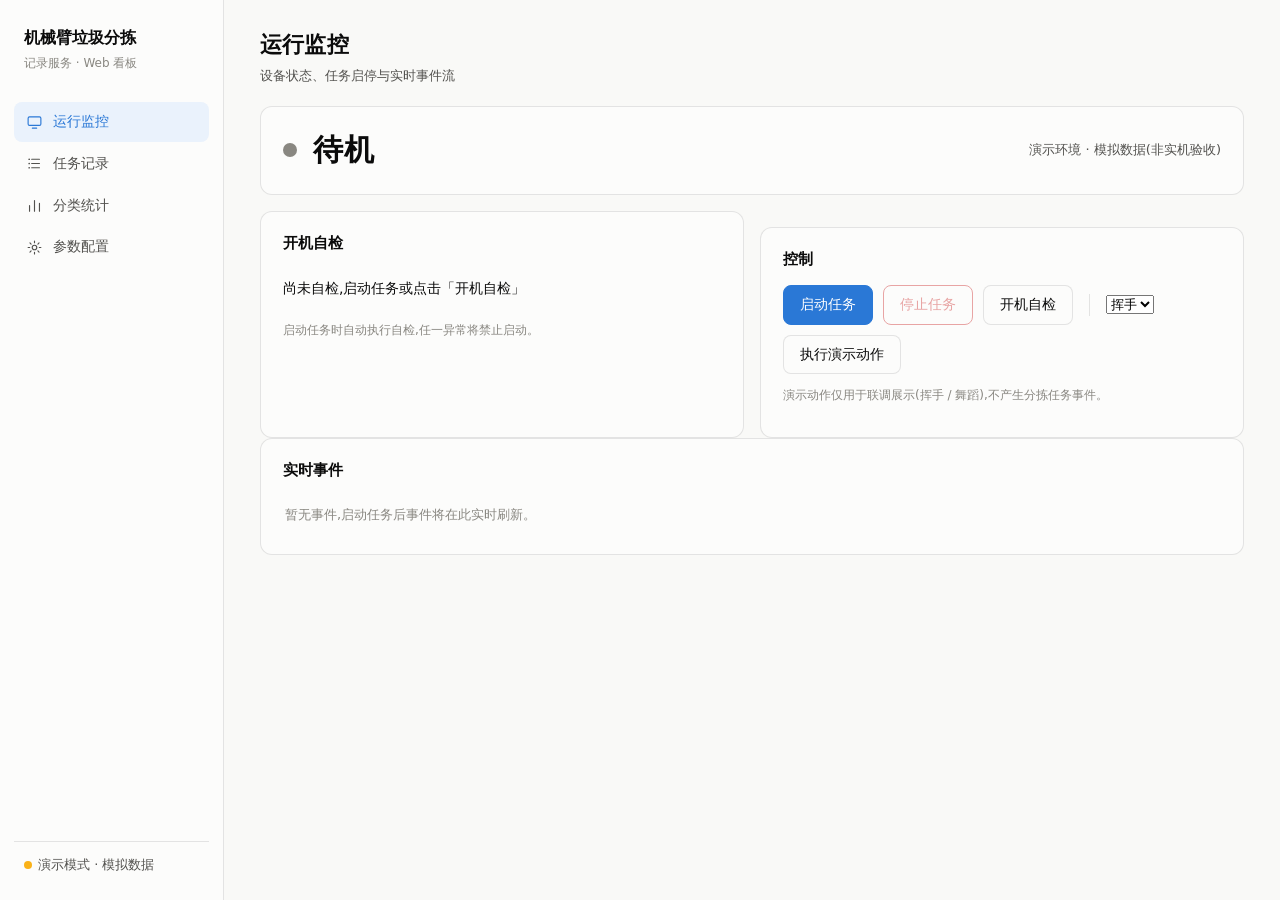
<file: web/index.html>
<!DOCTYPE html>
<html lang="zh-CN">
<head>
  <meta charset="UTF-8">
  <meta name="viewport" content="width=device-width, initial-scale=1.0">
  <title>运行监控 · 机械臂垃圾分拣</title>
  <link rel="stylesheet" href="assets/css/base.css">
  <link rel="stylesheet" href="assets/css/pages.css">
</head>
<body data-page="monitor">
  <div class="app">
    <aside id="sidebar"></aside>
    <main class="main">
      <header class="page-head">
        <h1>运行监控</h1>
        <p>设备状态、任务启停与实时事件流</p>
      </header>

      <section class="card hero" id="hero"></section>

      <div class="grid-2">
        <section class="card">
          <h2>开机自检</h2>
          <ul class="check-list" id="check-list"></ul>
          <p class="panel-hint" id="check-hint"></p>
        </section>

        <section class="card">
          <h2>控制</h2>
          <div class="control-group">
            <button type="button" class="btn btn-primary" id="btn-start">启动任务</button>
            <button type="button" class="btn btn-danger" id="btn-stop">停止任务</button>
            <button type="button" class="btn" id="btn-check">开机自检</button>
            <span class="control-divider"></span>
            <select id="demo-select" aria-label="演示动作"></select>
            <button type="button" class="btn" id="btn-demo">执行演示动作</button>
          </div>
          <p class="panel-hint" id="demo-hint"></p>
        </section>
      </div>

      <section class="card">
        <h2>实时事件</h2>
        <ul class="feed" id="feed"></ul>
      </section>
    </main>
  </div>

  <script type="module" src="assets/js/pages/monitor.js"></script>
</body>
</html>
</file>
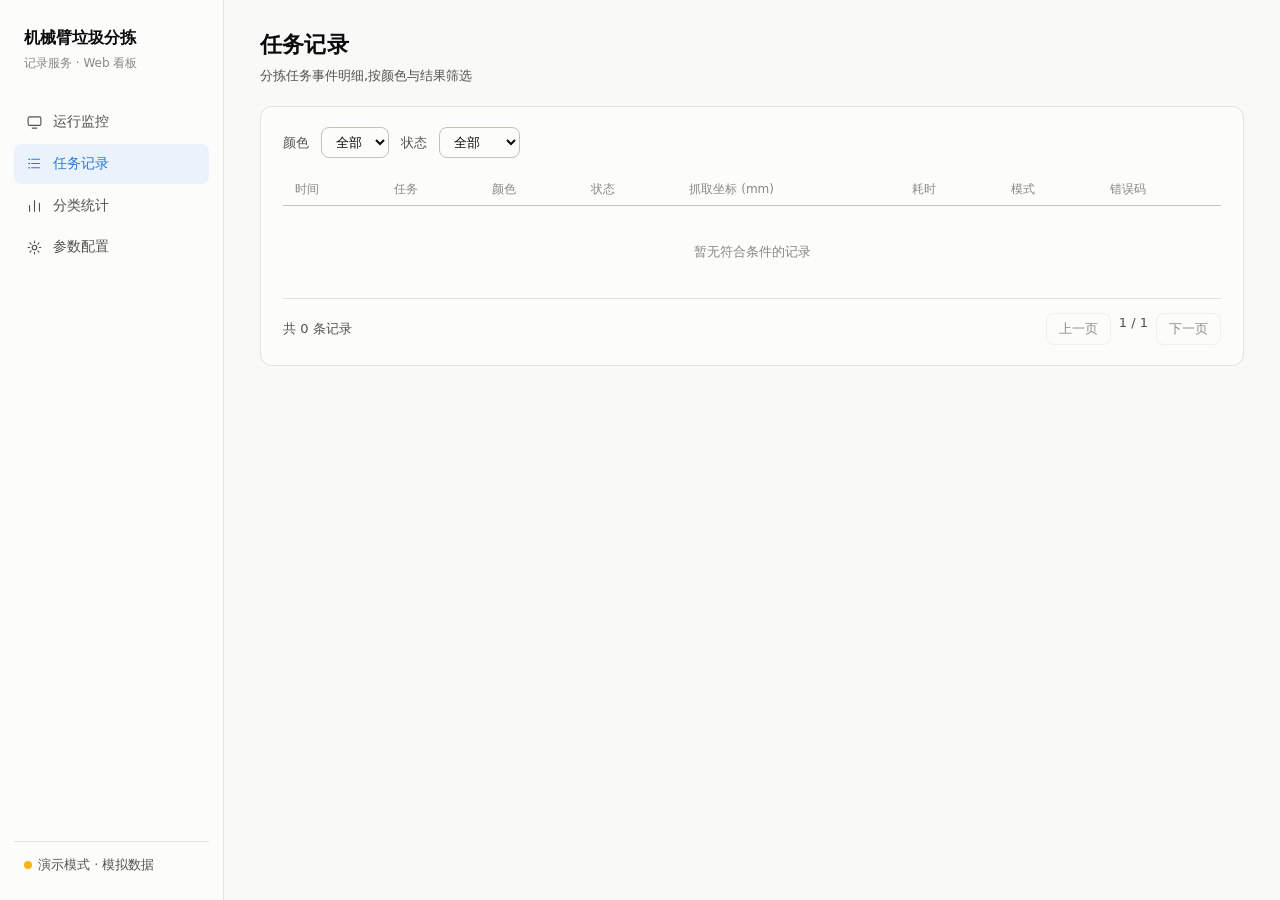
<file: web/pages/records.html>
<!DOCTYPE html>
<html lang="zh-CN">
<head>
  <meta charset="UTF-8">
  <meta name="viewport" content="width=device-width, initial-scale=1.0">
  <title>任务记录 · 机械臂垃圾分拣</title>
  <link rel="stylesheet" href="../assets/css/base.css">
  <link rel="stylesheet" href="../assets/css/pages.css">
</head>
<body data-page="records">
  <div class="app">
    <aside id="sidebar"></aside>
    <main class="main">
      <header class="page-head">
        <h1>任务记录</h1>
        <p>分拣任务事件明细,按颜色与结果筛选</p>
      </header>

      <section class="card">
        <div class="filter-row">
          <label for="filter-color">颜色</label>
          <select id="filter-color"></select>
          <label for="filter-status">状态</label>
          <select id="filter-status"></select>
        </div>

        <div style="overflow-x: auto">
          <table class="table">
            <thead>
              <tr>
                <th>时间</th>
                <th>任务</th>
                <th>颜色</th>
                <th>状态</th>
                <th>抓取坐标 (mm)</th>
                <th>耗时</th>
                <th>模式</th>
                <th>错误码</th>
              </tr>
            </thead>
            <tbody id="records-body"></tbody>
          </table>
        </div>

        <div class="records-foot">
          <span id="record-count"></span>
          <div class="pager">
            <button type="button" class="btn" id="btn-prev">上一页</button>
            <span class="page-info" id="page-info"></span>
            <button type="button" class="btn" id="btn-next">下一页</button>
          </div>
        </div>
      </section>
    </main>
  </div>

  <script type="module" src="../assets/js/pages/records.js"></script>
</body>
</html>
</file>
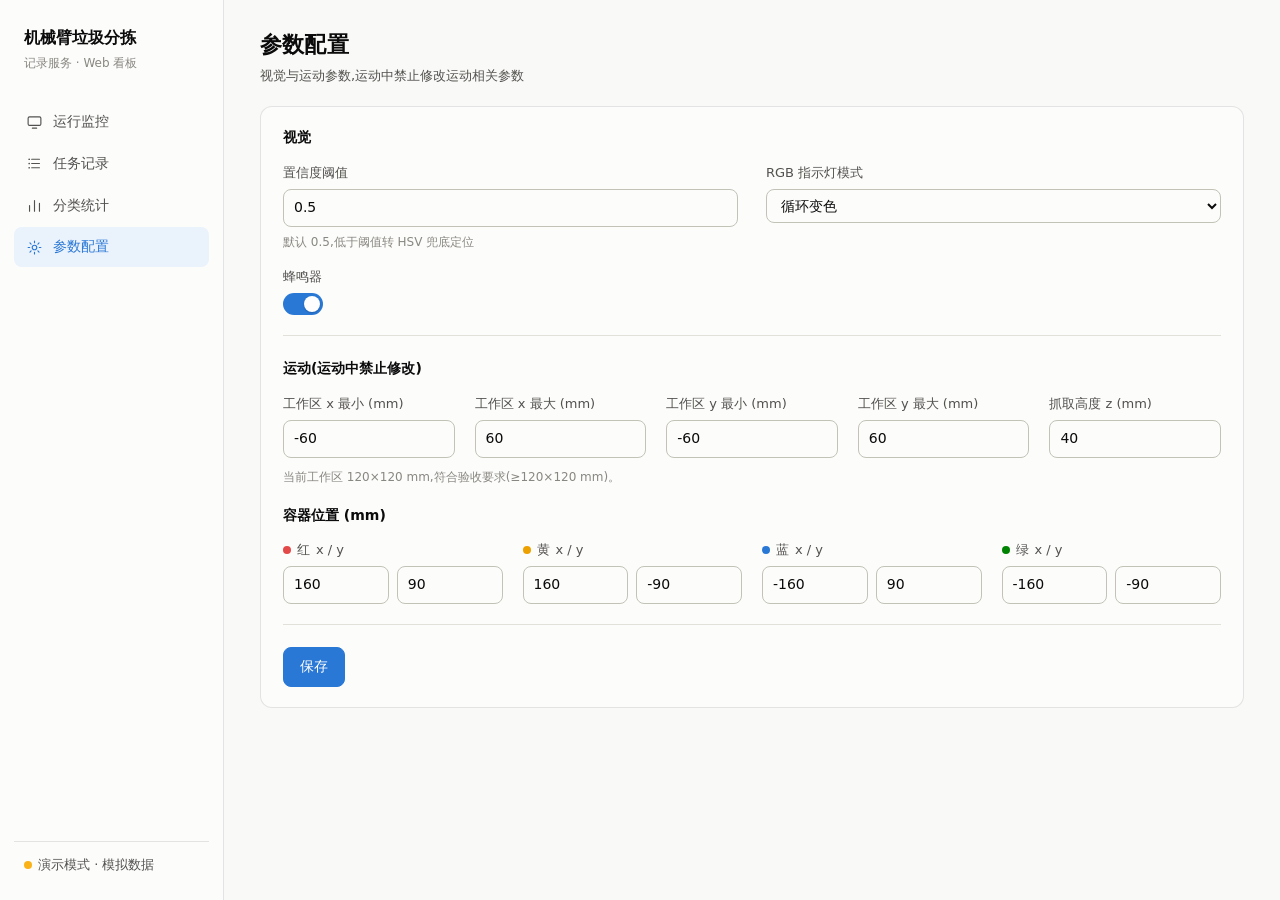
<file: web/pages/settings.html>
<!DOCTYPE html>
<html lang="zh-CN">
<head>
  <meta charset="UTF-8">
  <meta name="viewport" content="width=device-width, initial-scale=1.0">
  <title>参数配置 · 机械臂垃圾分拣</title>
  <link rel="stylesheet" href="../assets/css/base.css">
  <link rel="stylesheet" href="../assets/css/pages.css">
</head>
<body data-page="settings">
  <div class="app">
    <aside id="sidebar"></aside>
    <main class="main">
      <header class="page-head">
        <h1>参数配置</h1>
        <p>视觉与运动参数,运动中禁止修改运动相关参数</p>
      </header>

      <section class="card">
        <div class="form-section">
          <h3>视觉</h3>
          <div class="form-grid">
            <div class="form-item">
              <label for="f-confidence">置信度阈值</label>
              <input type="number" id="f-confidence" min="0.05" max="1" step="0.05">
              <span class="form-hint">默认 0.5,低于阈值转 HSV 兜底定位</span>
            </div>
            <div class="form-item">
              <label for="f-rgb">RGB 指示灯模式</label>
              <select id="f-rgb"></select>
            </div>
            <div class="form-item">
              <label>蜂鸣器</label>
              <label class="switch" style="align-self: flex-start">
                <input type="checkbox" id="f-buzzer">
                <span class="track"></span>
              </label>
            </div>
          </div>
        </div>

        <div class="form-section">
          <h3>运动(运动中禁止修改)</h3>
          <div class="field-group" data-motion>
            <div class="form-item">
              <label for="f-wxmin">工作区 x 最小 (mm)</label>
              <input type="number" id="f-wxmin" step="1">
            </div>
            <div class="form-item">
              <label for="f-wxmax">工作区 x 最大 (mm)</label>
              <input type="number" id="f-wxmax" step="1">
            </div>
            <div class="form-item">
              <label for="f-wymin">工作区 y 最小 (mm)</label>
              <input type="number" id="f-wymin" step="1">
            </div>
            <div class="form-item">
              <label for="f-wymax">工作区 y 最大 (mm)</label>
              <input type="number" id="f-wymax" step="1">
            </div>
            <div class="form-item">
              <label for="f-z">抓取高度 z (mm)</label>
              <input type="number" id="f-z" step="1">
            </div>
          </div>
          <p class="form-hint" id="workspace-hint" style="margin-top: 10px"></p>
          <h3 style="margin-top: 18px">容器位置 (mm)</h3>
          <div class="field-group" data-motion>
            <div class="form-item">
              <label><span class="badge" style="--dot:#e34948">红</span> x / y</label>
              <div style="display: flex; gap: 8px">
                <input type="number" id="f-bin-red-x" step="1" style="width: 100%">
                <input type="number" id="f-bin-red-y" step="1" style="width: 100%">
              </div>
            </div>
            <div class="form-item">
              <label><span class="badge" style="--dot:#eda100">黄</span> x / y</label>
              <div style="display: flex; gap: 8px">
                <input type="number" id="f-bin-yellow-x" step="1" style="width: 100%">
                <input type="number" id="f-bin-yellow-y" step="1" style="width: 100%">
              </div>
            </div>
            <div class="form-item">
              <label><span class="badge" style="--dot:#2a78d6">蓝</span> x / y</label>
              <div style="display: flex; gap: 8px">
                <input type="number" id="f-bin-blue-x" step="1" style="width: 100%">
                <input type="number" id="f-bin-blue-y" step="1" style="width: 100%">
              </div>
            </div>
            <div class="form-item">
              <label><span class="badge" style="--dot:#008300">绿</span> x / y</label>
              <div style="display: flex; gap: 8px">
                <input type="number" id="f-bin-green-x" step="1" style="width: 100%">
                <input type="number" id="f-bin-green-y" step="1" style="width: 100%">
              </div>
            </div>
          </div>
        </div>

        <div class="save-bar">
          <button type="button" class="btn btn-primary" id="btn-save">保存</button>
          <span class="save-note" id="save-note"></span>
        </div>
      </section>
    </main>
  </div>

  <script type="module" src="../assets/js/pages/settings.js"></script>
</body>
</html>
</file>
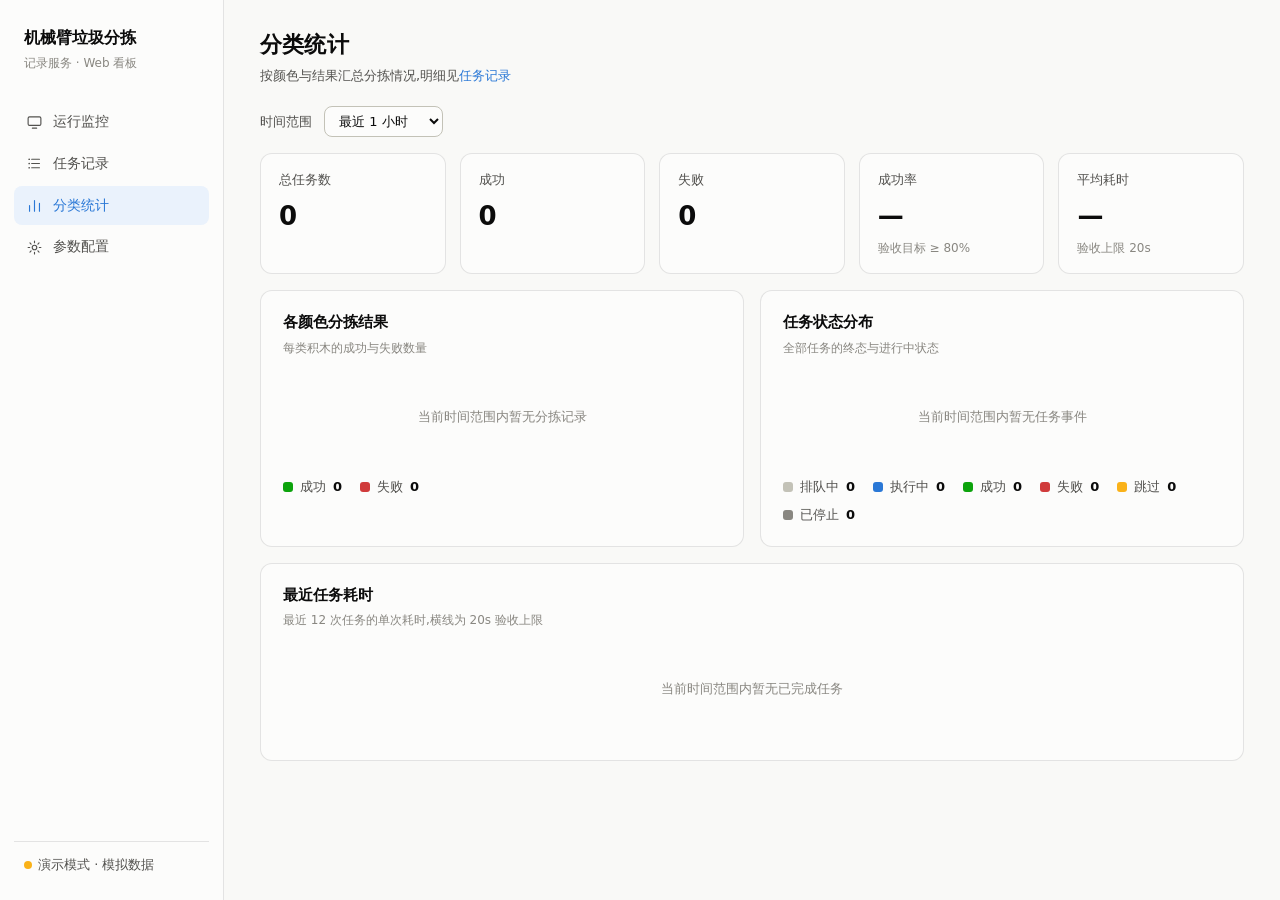
<file: web/pages/stats.html>
<!DOCTYPE html>
<html lang="zh-CN">
<head>
  <meta charset="UTF-8">
  <meta name="viewport" content="width=device-width, initial-scale=1.0">
  <title>分类统计 · 机械臂垃圾分拣</title>
  <link rel="stylesheet" href="../assets/css/base.css">
  <link rel="stylesheet" href="../assets/css/pages.css">
</head>
<body data-page="stats">
  <div class="app">
    <aside id="sidebar"></aside>
    <main class="main">
      <header class="page-head">
        <h1>分类统计</h1>
        <p>按颜色与结果汇总分拣情况,明细见<a href="records.html">任务记录</a></p>
      </header>

      <div class="filter-row">
        <label for="time-range">时间范围</label>
        <select id="time-range">
          <option value="1800000">最近 30 分钟</option>
          <option value="3600000" selected>最近 1 小时</option>
          <option value="0">全部</option>
        </select>
      </div>

      <div class="kpi-row" id="kpi-row"></div>

      <div class="charts">
        <section class="card chart-card">
          <h2>各颜色分拣结果</h2>
          <p class="chart-sub">每类积木的成功与失败数量</p>
          <div class="chart-body" id="chart-colors"></div>
          <div class="chart-legend" id="legend-colors"></div>
        </section>

        <section class="card chart-card">
          <h2>任务状态分布</h2>
          <p class="chart-sub">全部任务的终态与进行中状态</p>
          <div class="chart-body" id="chart-status"></div>
          <div class="chart-legend" id="legend-status"></div>
        </section>

        <section class="card chart-card span-2">
          <h2>最近任务耗时</h2>
          <p class="chart-sub">最近 12 次任务的单次耗时,横线为 20s 验收上限</p>
          <div class="chart-body" id="chart-duration"></div>
        </section>
      </div>
    </main>
  </div>

  <script type="module" src="../assets/js/pages/stats.js"></script>
</body>
</html>
</file>
<file: web/assets/css/base.css>
/* base.css — 设计令牌、布局与通用组件
   色彩遵循数据可视化规范:界面用中性墨色,状态色(成功/警告/失败)固定语义,
   四色积木色仅用于小图标且始终伴随文字标签。 */

:root {
  /* 表面与墨色 */
  --plane: #f9f9f7;                 /* 页面底色 */
  --surface: #fcfcfb;               /* 卡片/图表表面 */
  --ink: #0b0b0b;                   /* 主文本 */
  --ink-2: #52514e;                 /* 次级文本 */
  --ink-3: #898781;                 /* 弱文本/轴标签 */
  --grid: #e1e0d9;                  /* 网格线 */
  --baseline: #c3c2b7;              /* 轴线 */
  --hairline: rgba(11, 11, 11, 0.1);

  /* 语义色 */
  --primary: #2a78d6;
  --primary-press: #256abf;
  --primary-wash: #eaf2fc;
  --danger: #d03b3b;
  --danger-press: #b83434;
  --danger-wash: #fbecec;
  --good: #0ca30c;
  --warning: #fab219;
  --critical: #d03b3b;
  --success-text: #006300;

  --radius: 12px;
  --font: system-ui, -apple-system, "Segoe UI", "Microsoft YaHei", sans-serif;
}

* { box-sizing: border-box; }

html, body {
  margin: 0;
  padding: 0;
}

body {
  background: var(--plane);
  color: var(--ink);
  font-family: var(--font);
  font-size: 14px;
  line-height: 1.55;
  -webkit-font-smoothing: antialiased;
}

a { color: var(--primary); text-decoration: none; }

:focus-visible {
  outline: 2px solid var(--primary);
  outline-offset: 2px;
  border-radius: 4px;
}

/* ------------------------------ 布局 ------------------------------ */

.app {
  display: flex;
  min-height: 100vh;
}

.main {
  flex: 1;
  min-width: 0;
  padding: 28px 36px 48px;
  max-width: 1180px;
}

.page-head { margin-bottom: 20px; }

.page-head h1 {
  margin: 0;
  font-size: 22px;
  font-weight: 600;
  letter-spacing: 0.2px;
}

.page-head p {
  margin: 4px 0 0;
  color: var(--ink-2);
  font-size: 13px;
}

/* ------------------------------ 侧边导航 ------------------------------ */

.sidebar {
  width: 224px;
  flex-shrink: 0;
  background: var(--surface);
  border-right: 1px solid var(--hairline);
  padding: 24px 14px;
  display: flex;
  flex-direction: column;
  gap: 20px;
  position: sticky;
  top: 0;
  height: 100vh;
}

.side-title { padding: 2px 10px 10px; }

.side-title-main {
  font-size: 16px;
  font-weight: 600;
}

.side-title-sub {
  margin-top: 3px;
  font-size: 12px;
  color: var(--ink-3);
}

.side-nav { display: flex; flex-direction: column; gap: 2px; }

.nav-item {
  display: flex;
  align-items: center;
  gap: 10px;
  padding: 9px 12px;
  border-radius: 8px;
  color: var(--ink-2);
  font-size: 14px;
}

.nav-item svg {
  width: 17px;
  height: 17px;
  fill: none;
  stroke: currentColor;
  stroke-width: 1.6;
  stroke-linecap: round;
  stroke-linejoin: round;
  flex-shrink: 0;
}

.nav-item:hover { background: rgba(11, 11, 11, 0.04); color: var(--ink); }

.nav-item.active {
  background: var(--primary-wash);
  color: var(--primary);
  font-weight: 500;
}

.side-foot {
  margin-top: auto;
  padding: 12px 10px 0;
  border-top: 1px solid var(--hairline);
}

/* ------------------------------ 卡片 ------------------------------ */

.card {
  background: var(--surface);
  border: 1px solid var(--hairline);
  border-radius: var(--radius);
  padding: 20px 22px;
}

.card + .card { margin-top: 16px; }

.card h2 {
  margin: 0 0 14px;
  font-size: 15px;
  font-weight: 600;
}

.grid-2 {
  display: grid;
  grid-template-columns: 1fr 1fr;
  gap: 16px;
  margin-top: 16px;
}

/* ------------------------------ 徽章 ------------------------------ */

.badge {
  display: inline-flex;
  align-items: center;
  gap: 6px;
  font-size: 13px;
  color: var(--ink-2);
  white-space: nowrap;
}

.badge::before {
  content: "";
  width: 8px;
  height: 8px;
  border-radius: 50%;
  background: var(--dot, var(--ink-3));
  flex-shrink: 0;
}

/* ------------------------------ 按钮 ------------------------------ */

.btn {
  appearance: none;
  border: 1px solid var(--hairline);
  background: var(--surface);
  color: var(--ink);
  font: inherit;
  font-size: 14px;
  padding: 8px 16px;
  border-radius: 8px;
  cursor: pointer;
  transition: background 0.12s ease, border-color 0.12s ease, color 0.12s ease;
  white-space: nowrap;
}

.btn:hover:not(:disabled) { background: rgba(11, 11, 11, 0.05); }

.btn:disabled {
  opacity: 0.45;
  cursor: not-allowed;
}

.btn-primary {
  background: var(--primary);
  border-color: var(--primary);
  color: #fff;
}

.btn-primary:hover:not(:disabled) { background: var(--primary-press); border-color: var(--primary-press); }

.btn-danger {
  background: var(--surface);
  border-color: var(--danger);
  color: var(--danger);
}

.btn-danger:hover:not(:disabled) { background: var(--danger-wash); }

/* ------------------------------ 表格 ------------------------------ */

.table {
  width: 100%;
  border-collapse: collapse;
  font-size: 13px;
}

.table th {
  text-align: left;
  font-weight: 500;
  color: var(--ink-3);
  font-size: 12px;
  padding: 6px 12px;
  border-bottom: 1px solid var(--baseline);
  white-space: nowrap;
}

.table td {
  padding: 10px 12px;
  border-bottom: 1px solid var(--grid);
  color: var(--ink);
  white-space: nowrap;
}

.table tbody tr:hover { background: rgba(11, 11, 11, 0.03); }

.table .num { font-variant-numeric: tabular-nums; }

.table-empty td {
  text-align: center;
  color: var(--ink-3);
  padding: 36px 0;
}

/* ------------------------------ 表单 ------------------------------ */

.form-grid {
  display: grid;
  grid-template-columns: 1fr 1fr;
  gap: 16px 28px;
}

.form-item { display: flex; flex-direction: column; gap: 6px; }

.form-item label {
  font-size: 13px;
  color: var(--ink-2);
  display: flex;
  align-items: center;
  gap: 6px;
}

.form-item input[type="number"],
.form-item input[type="text"],
.form-item select {
  font: inherit;
  font-size: 14px;
  padding: 7px 10px;
  border: 1px solid var(--baseline);
  border-radius: 8px;
  background: var(--surface);
  color: var(--ink);
  font-variant-numeric: tabular-nums;
}

.form-item input:focus,
.form-item select:focus {
  outline: none;
  border-color: var(--primary);
  box-shadow: 0 0 0 3px rgba(42, 120, 214, 0.15);
}

.form-item input:disabled,
.form-item select:disabled {
  background: rgba(11, 11, 11, 0.04);
  color: var(--ink-3);
  cursor: not-allowed;
}

.form-hint {
  font-size: 12px;
  color: var(--ink-3);
}

.form-hint.warn { color: var(--danger); }

/* 蜂鸣器开关 */
.switch {
  position: relative;
  width: 40px;
  height: 22px;
  flex-shrink: 0;
}

.switch input {
  position: absolute;
  opacity: 0;
  width: 100%;
  height: 100%;
  margin: 0;
  cursor: pointer;
}

.switch .track {
  display: block;
  width: 100%;
  height: 100%;
  border-radius: 999px;
  background: var(--baseline);
  transition: background 0.15s ease;
}

.switch .track::after {
  content: "";
  position: absolute;
  top: 3px;
  left: 3px;
  width: 16px;
  height: 16px;
  border-radius: 50%;
  background: #fff;
  transition: transform 0.15s ease;
  box-shadow: 0 1px 2px rgba(0, 0, 0, 0.2);
}

.switch input:checked + .track { background: var(--primary); }

.switch input:checked + .track::after { transform: translateX(18px); }

.switch input:focus-visible + .track { outline: 2px solid var(--primary); outline-offset: 2px; }

/* ------------------------------ 轻提示 ------------------------------ */

.toast {
  position: fixed;
  left: 50%;
  bottom: 30px;
  transform: translateX(-50%) translateY(8px);
  background: var(--ink);
  color: #f0efec;
  padding: 10px 18px;
  border-radius: 8px;
  font-size: 13px;
  opacity: 0;
  transition: opacity 0.18s ease, transform 0.18s ease;
  z-index: 100;
  pointer-events: none;
  max-width: 70vw;
}

.toast.toast-in { opacity: 1; transform: translateX(-50%) translateY(0); }

.toast[data-type="error"] { background: var(--danger); }

/* ------------------------------ 筛选行 ------------------------------ */

.filter-row {
  display: flex;
  align-items: center;
  gap: 12px;
  margin-bottom: 16px;
  flex-wrap: wrap;
}

.filter-row label {
  font-size: 13px;
  color: var(--ink-2);
}

.filter-row select {
  font: inherit;
  font-size: 13px;
  padding: 6px 10px;
  border: 1px solid var(--baseline);
  border-radius: 8px;
  background: var(--surface);
  color: var(--ink);
}
</file>
<file: web/assets/css/pages.css>
/* pages.css — 各页面专属样式(运行监控 / 任务记录 / 分类统计 / 参数配置) */

/* ============================== 运行监控 ============================== */

.hero {
  display: flex;
  justify-content: space-between;
  align-items: center;
  gap: 24px;
}

.hero-state {
  display: flex;
  align-items: center;
  gap: 16px;
}

.hero-state .state-dot {
  width: 14px;
  height: 14px;
  border-radius: 50%;
  background: var(--dot, var(--ink-3));
  flex-shrink: 0;
}

.hero-state .state-name {
  font-size: 30px;
  font-weight: 600;
  letter-spacing: 1px;
}

.hero-meta {
  display: flex;
  flex-direction: column;
  gap: 4px;
  font-size: 13px;
  color: var(--ink-2);
  text-align: right;
}

.hero-task {
  display: flex;
  align-items: center;
  gap: 8px;
  font-size: 13px;
  color: var(--ink-2);
}

.check-list { list-style: none; margin: 0; padding: 0; }

.check-list li {
  display: flex;
  align-items: center;
  gap: 10px;
  padding: 9px 0;
  border-bottom: 1px solid var(--grid);
  font-size: 14px;
}

.check-list li:last-child { border-bottom: none; }

.check-icon {
  width: 18px;
  height: 18px;
  border-radius: 50%;
  display: inline-flex;
  align-items: center;
  justify-content: center;
  font-size: 11px;
  flex-shrink: 0;
}

.check-icon.ok { background: var(--good); color: #fff; }

.check-list .check-time { margin-left: auto; font-size: 12px; color: var(--ink-3); }

.panel-hint {
  margin-top: 12px;
  font-size: 12px;
  color: var(--ink-3);
}

.control-group { display: flex; align-items: center; gap: 10px; flex-wrap: wrap; }

.control-divider {
  width: 1px;
  height: 22px;
  background: var(--hairline);
  margin: 0 6px;
}

.demo-active {
  font-size: 13px;
  color: var(--primary);
  display: inline-flex;
  align-items: center;
  gap: 6px;
}

.feed { list-style: none; margin: 0; padding: 0; }

.feed li {
  display: flex;
  align-items: center;
  gap: 10px;
  padding: 9px 2px;
  border-bottom: 1px solid var(--grid);
  font-size: 13px;
}

.feed li:last-child { border-bottom: none; }

.feed .feed-time {
  font-variant-numeric: tabular-nums;
  color: var(--ink-3);
  width: 72px;
  flex-shrink: 0;
}

.feed .feed-color { width: 34px; flex-shrink: 0; }

.feed .feed-task {
  color: var(--ink-2);
  flex-shrink: 0;
  font-variant-numeric: tabular-nums;
}

.feed .feed-coord {
  color: var(--ink-3);
  margin-left: auto;
  font-variant-numeric: tabular-nums;
  overflow: hidden;
  text-overflow: ellipsis;
  white-space: nowrap;
}

.feed .feed-err { color: var(--danger); flex-shrink: 0; }

/* ============================== 任务记录 ============================== */

.records-foot {
  display: flex;
  align-items: center;
  justify-content: space-between;
  margin-top: 14px;
  font-size: 13px;
  color: var(--ink-2);
}

.records-foot .page-info { font-variant-numeric: tabular-nums; }

.pager { display: flex; gap: 8px; }

.pager .btn { padding: 5px 12px; font-size: 13px; }

/* ============================== 分类统计 ============================== */

.kpi-row {
  display: grid;
  grid-template-columns: repeat(5, 1fr);
  gap: 14px;
  margin-bottom: 16px;
}

.kpi {
  background: var(--surface);
  border: 1px solid var(--hairline);
  border-radius: var(--radius);
  padding: 16px 18px;
}

.kpi .kpi-label { font-size: 13px; color: var(--ink-2); }

.kpi .kpi-value {
  margin-top: 6px;
  font-size: 26px;
  font-weight: 600;
  font-variant-numeric: tabular-nums;
}

.kpi .kpi-value.good { color: var(--success-text); }

.kpi .kpi-value.bad { color: var(--danger); }

.kpi .kpi-sub { margin-top: 2px; font-size: 12px; color: var(--ink-3); }

.charts { display: grid; grid-template-columns: 1fr 1fr; gap: 16px; }

.charts .card { margin: 0; }

.charts .span-2 { grid-column: 1 / -1; }

.chart-card h2 { margin-bottom: 4px; }

.chart-sub {
  margin: 0 0 10px;
  font-size: 12px;
  color: var(--ink-3);
}

.chart-body { position: relative; }

.chart-body svg { width: 100%; height: auto; display: block; }

.chart-empty {
  text-align: center;
  color: var(--ink-3);
  font-size: 13px;
  padding: 40px 0;
}

/* 图例 */
.chart-legend {
  display: flex;
  flex-wrap: wrap;
  gap: 8px 18px;
  margin-top: 10px;
  font-size: 13px;
  color: var(--ink-2);
}

.legend-item {
  display: inline-flex;
  align-items: center;
  gap: 7px;
}

.legend-item .legend-count {
  color: var(--ink);
  font-weight: 600;
  font-variant-numeric: tabular-nums;
}

.legend-key { width: 10px; height: 10px; border-radius: 3px; flex-shrink: 0; }

/* 图表悬浮提示 */
.chart-tip {
  position: fixed;
  z-index: 60;
  background: var(--surface);
  border: 1px solid var(--hairline);
  border-radius: 8px;
  box-shadow: 0 4px 16px rgba(11, 11, 11, 0.12);
  padding: 8px 12px;
  font-size: 12.5px;
  pointer-events: none;
  max-width: 260px;
}

.chart-tip .tip-value {
  font-size: 14px;
  font-weight: 600;
  font-variant-numeric: tabular-nums;
}

.chart-tip .tip-row {
  display: flex;
  align-items: center;
  gap: 7px;
  margin-top: 4px;
  color: var(--ink-2);
}

.chart-tip .tip-key {
  width: 12px;
  height: 3px;
  border-radius: 2px;
  flex-shrink: 0;
}

.chart-tip .tip-name { margin-right: 4px; }

/* ============================== 参数配置 ============================== */

.form-section {
  margin-bottom: 22px;
  padding-bottom: 20px;
  border-bottom: 1px solid var(--grid);
}

.form-section:last-of-type { border-bottom: none; margin-bottom: 0; padding-bottom: 0; }

.form-section h3 {
  margin: 0 0 14px;
  font-size: 14px;
  font-weight: 600;
}

.field-group {
  display: flex;
  gap: 20px;
  flex-wrap: wrap;
}

.field-group .form-item { flex: 1; min-width: 110px; }

.save-bar {
  display: flex;
  align-items: center;
  gap: 14px;
  margin-top: 22px;
}

.save-bar .save-note { font-size: 12px; color: var(--ink-3); }

/* ============================== 响应式兜底 ============================== */

@media (max-width: 960px) {
  .grid-2, .charts { grid-template-columns: 1fr; }
  .kpi-row { grid-template-columns: repeat(3, 1fr); }
  .form-grid { grid-template-columns: 1fr; }
  .sidebar { width: 64px; padding: 20px 8px; }
  .side-title, .side-foot, .nav-item span { display: none; }
  .nav-item { justify-content: center; padding: 10px; }
}
</file>
